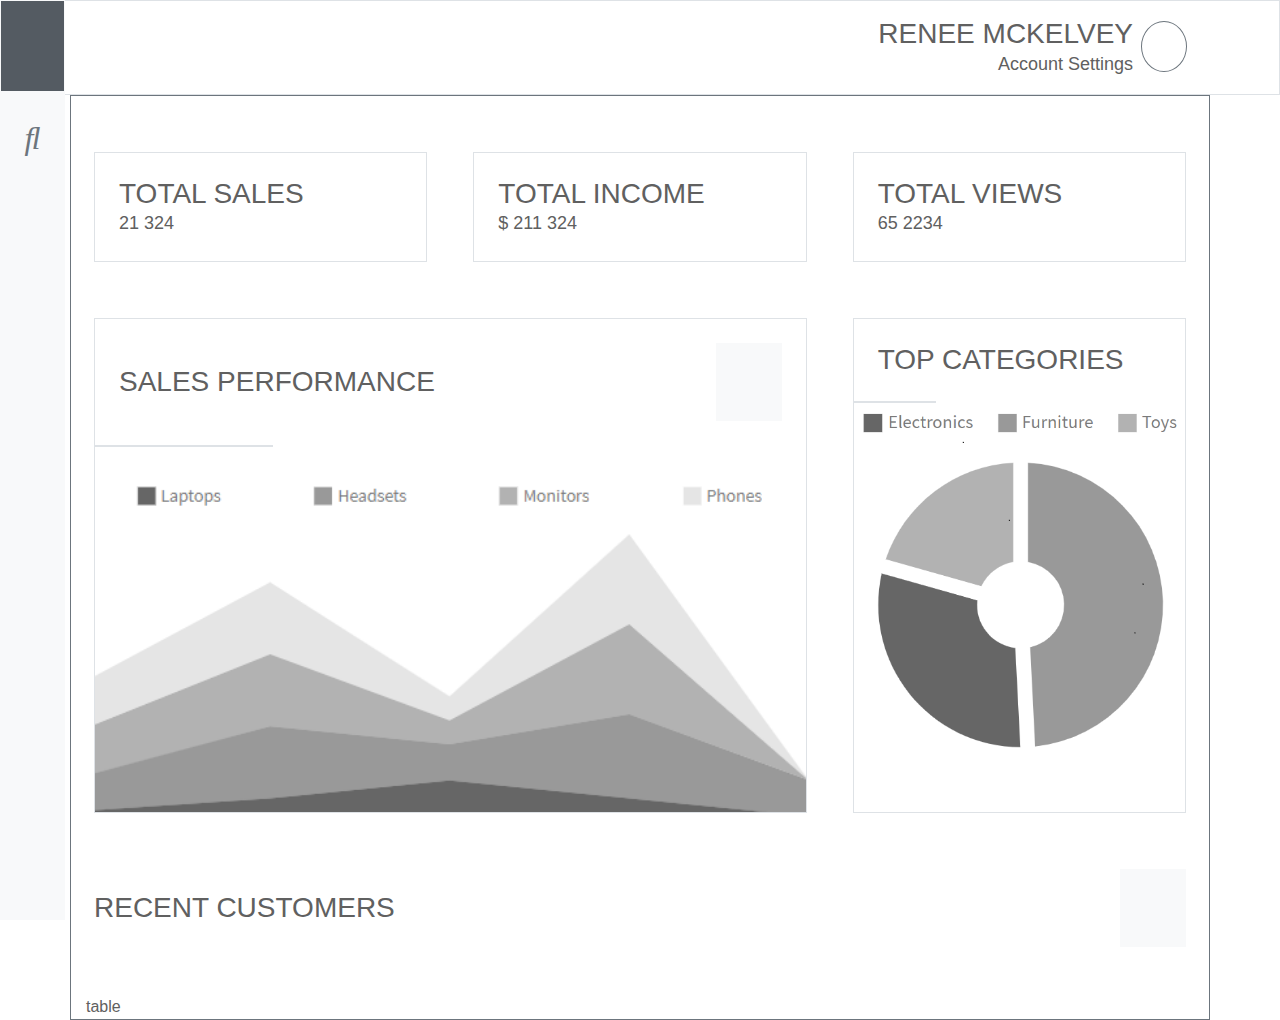
<file: index.html>
<head>
    <link rel="stylesheet" href="https://stackpath.bootstrapcdn.com/bootstrap/4.3.1/css/bootstrap.min.css"
        integrity="sha384-ggOyR0iXCbMQv3Xipma34MD+dH/1fQ784/j6cY/iJTQUOhcWr7x9JvoRxT2MZw1T" crossorigin="anonymous">
    <script src="https://code.jquery.com/jquery-3.2.1.slim.min.js"
        integrity="sha384-KJ3o2DKtIkvYIK3UENzmM7KCkRr/rE9/Qpg6aAZGJwFDMVNA/GpGFF93hXpG5KkN"
        crossorigin="anonymous"></script>
    <script src="https://cdnjs.cloudflare.com/ajax/libs/popper.js/1.12.9/umd/popper.min.js"
        integrity="sha384-ApNbgh9B+Y1QKtv3Rn7W3mgPxhU9K/ScQsAP7hUibX39j7fakFPskvXusvfa0b4Q"
        crossorigin="anonymous"></script>
    <script src="https://maxcdn.bootstrapcdn.com/bootstrap/4.0.0/js/bootstrap.min.js"
        integrity="sha384-JZR6Spejh4U02d8jOt6vLEHfe/JQGiRRSQQxSfFWpi1MquVdAyjUar5+76PVCmYl"
        crossorigin="anonymous"></script>

    <link rel="stylesheet" href="https://use.fontawesome.com/releases/v5.7.0/css/all.css"
        integrity="sha384-lZN37f5QGtY3VHgisS14W3ExzMWZxybE1SJSEsQp9S+oqd12jhcu+A56Ebc1zFSJ" crossorigin="anonymous">
    <link href="https://cdnjs.cloudflare.com/ajax/libs/font-awesome/4.7.0/css/font-awesome.min.css" rel="stylesheet" />

    <script src="https://ajax.googleapis.com/ajax/libs/jquery/3.5.1/jquery.min.js"></script>
    <link rel="stylesheet" href="styles/style.css">
    <script src="js/sidebar.js"></script>
	<meta name="viewport" content="width=device-width, initial-scale=1.0">

  <script src="https://ajax.googleapis.com/ajax/libs/jquery/3.5.1/jquery.min.js"></script>
  <script src="https://maxcdn.bootstrapcdn.com/bootstrap/3.4.1/js/bootstrap.min.js"></script>

</head>

<body>
    <div class="d-flex flex-row">
        <div class="position-relative bg-light d-none d-lg-block"id="navDiv" >
		 <div class="d-flex flex-column sidebar position-absolute h-100 ">
                <div class="d-flex flex-row ">
                    <div id="menuIcon">
                        <button class=" bg-secondary border border-light h-100 w-100 " type="button" id="toggle-button">
                            <i class="fas fa-bars fa-2x text-white "></i>
                        </button>
                    </div>
                    <div class="nav_name d-none bg-secondary">
                        <div id="natureIcon" class="pl-5 d-flex">
                            <i class="fas fa-mountain fa-2x text-white my-auto"></i>
                        </div>
                    </div>
                    <div class="headerNutureIcon">
                        <div id="natureIcon" class="ml-5 mr-5 d-flex w-100">
                            <i class="fas fa-mountain fa-2x text-secondary my-auto"></i>
                        </div>
                    </div>

                </div>

                <div class="d-flex flex-row ">
                    <div id="iconDiv" class="searchIcon">
                        <button class=" bg-light border border-light h-100 w-100 " type="button" id="toggle-button">
                            <i class="fas fa-search fa-2x text-secondary "></i>
                        </button>
                    </div>
                </div>

                <div class="d-none" id="searchInput">
                    <div class="searchInput bg-light d-flex">
                        <div class="form-group align-self-center  w-100 pr-3 pl-3  my-auto">
                            <input class="form-control form-control-lg" type="text"
                                placeholder="&#xF002;&nbsp; Search..." aria-label="Search" id="placeholderIcon">
                        </div>
                    </div>
                </div>


                <div class="d-flex flex-row ">
                    <div id="iconDiv">
                        <button class=" bg-light border border-light h-100 w-100 " type="button" id="toggle-button">
                            <i class="fas fa-home fa-2x text-secondary "></i>
                        </button>
                    </div>
                    <div class="nav_name d-none bg-light">
                        <div class="d-flex h-100">
                            <div class="my-auto">
                                <a href="index.html" class="my-auto text-secondary ">
                                    <h2 class="pl-4 m-0 text-uppercase">Dashboard</h2>
                                </a>
                            </div>
                        </div>
                    </div>
                </div>
                <div class="d-flex flex-row ">
                    <div id="iconDiv">
                        <button class=" bg-light border border-light h-100 w-100" type="button" id="toggle-button">
                            <i class="fas fa-file fa-2x text-secondary "></i>
                        </button>
                    </div>
                    <div class="nav_name d-none bg-light">
                        <div class="d-flex h-100">
                            <div class="my-auto">
                                <a href="index.html" class="my-auto text-secondary ">
                                    <h2 class="pl-4 m-0 text-uppercase">Resport</h2>
                                </a>
                            </div>
                        </div>
                    </div>
                </div>
                <div class="d-flex flex-row ">
                    <div id="iconDiv">
                        <button class=" bg-light border border-light h-100 w-100" type="button" id="toggle-button">
                            <i class="fas fa-chart-bar fa-2x text-secondary "></i>
                        </button>
                    </div>
                    <div class="nav_name d-none bg-light">
                        <div class="d-flex h-100">
                            <div class="my-auto">
                                <a href="index.html" class="my-auto text-secondary ">
                                    <h2 class="pl-4 m-0 text-uppercase">Analytics</h2>
                                </a>
                            </div>
                        </div>
                    </div>
                </div>
                <div class="d-flex flex-row ">
                    <div id="iconDiv">
                        <button class=" bg-light border border-light h-100 w-100" type="button" id="toggle-button">
                            <i class="fas fa-inbox fa-2x text-secondary "></i>
                        </button>
                    </div>
                    <div class="nav_name d-none bg-light">
                        <div class="d-flex h-100">
                            <div class="my-auto">
                                <a href="index.html" class="my-auto text-secondary ">
                                    <h2 class="pl-4 m-0 text-uppercase">Inbox</h2>
                                </a>
                            </div>
                        </div>
                    </div>
                </div>
                <div class="d-flex flex-row ">
                    <div id="iconDiv">
                        <button class=" bg-light border border-light h-100 w-100" type="button" id="toggle-button">
                            <i class="fas fa-file-image fa-2x text-secondary "></i>
                        </button>
                    </div>
                    <div class="nav_name d-none bg-light">
                        <div class="d-flex h-100">
                            <div class="my-auto">
                                <a href="index.html" class="my-auto text-secondary ">
                                    <h2 class="pl-4 m-0  text-uppercase">Media</h2>
                                </a>
                            </div>
                        </div>
                    </div>
                </div>
                <div class="d-flex flex-row ">
                    <div id="iconDiv">
                        <button class=" bg-light border border-light h-100 w-100" type="button" id="toggle-button">
                            <i class="fas fa-calendar-minus fa-2x text-secondary "></i>
                        </button>
                    </div>
                    <div class="nav_name d-none bg-light">
                        <div class="d-flex h-100">
                            <div class="my-auto">
                                <a href="index.html" class="my-auto text-secondary ">
                                    <h2 class="pl-4 m-0  text-uppercase">Calendar</h2>
                                </a>
                            </div>
                        </div>
                    </div>
                </div>
                <div class="d-flex flex-row ">
                    <div id="iconDiv">
                        <button class=" bg-light border border-light h-100 w-100" type="button" id="toggle-button">
                            <i class="fas fa-users fa-2x text-secondary "></i>
                        </button>
                    </div>
                    <div class="nav_name d-none bg-light">
                        <div class="d-flex h-100">
                            <div class="my-auto">
                                <a href="index.html" class="my-auto text-secondary ">
                                    <h2 class="pl-4 m-0 text-uppercase">Users</h2>
                                </a>
                            </div>
                        </div>
                    </div>
                </div>
                <div class="d-flex flex-row ">
                    <div id="iconDiv">
                        <button class=" bg-light border border-light h-100 w-100" type="button" id="toggle-button">
                            <i class="fas fa-cog fa-2x text-secondary "></i>
                        </button>
                    </div>
                    <div class="nav_name d-none bg-light">
                        <div class="d-flex h-100">
                            <div class="my-auto">
                                <a href="index.html" class="my-auto text-secondary ">
                                    <h2 class="pl-4 m-0  text-uppercase">Settings</h2>
                                </a>
                            </div>
                        </div>
                    </div>
                </div>
            </div>
        </div>
        <div class="flex-grow-1 ">
		      <header class=" border d-flex">
                <div class="container">
                    <div class="row ">
                        <div class="col-12 col-md-6 col-lg-4 offset-md-6 offset-lg-8 ">
                            <div class=" mr-2 ml-2 pt-3 pb-3 d-flex flex-row-reverse align-items-center">
                                <div class=" mr-0 pl-2">
                                    <span class="glyphicon glyphicon-envelope">
                                        <i class="fas fa-user fa-1x text-secondary border border-secondary p-3 rounded-circle"></i>
                                    </span>
                                </div>
								  <div>
                                    <h3 class="mb-0 text-right text-uppercase">Renee Mckelvey</h3>
                                    <p class="p-0 m-0 font-weight-light float-right">Account Settings</p>
                                </div>
								<div class=" mr-auto d-lg-none position-relative" >
										<nav class="navbar navbar-expand-lg navbar-light bg-light position-absolute p-0" style="z-index:1">
										<button class="navbar-toggler" type="button" data-toggle="collapse" data-target="#navbarNavDropdown" aria-controls="navbarNavDropdown" aria-expanded="false" aria-label="Toggle navigation">
													<span class="navbar-toggler-icon"></span>
										</button>
									  <div class="collapse navbar-collapse" id="navbarNavDropdown">
										<ul class="navbar-nav">
										  <li class="nav-item active">
											<a class="nav-link text-uppercase" href="#">Dashboard <span class="sr-only">(current)</span></a>
										  </li>
										  <li class="nav-item">
											<a class="nav-link text-uppercase" href="visitors.html">Reports</a>
										  </li>
										  <li class="nav-item">
											<a class="nav-link text-uppercase" href="#">Analytics</a>
										  </li>
										    <li class="nav-item">
											<a class="nav-link text-uppercase" href="#">Inbox</a>
										  </li>
										    <li class="nav-item">
											<a class="nav-link text-uppercase" href="#">Media</a>
										  </li>
										  </li>
										    <li class="nav-item">
											<a class="nav-link text-uppercase" href="#">Calendar</a>
										  </li>
										  </li>
										    <li class="nav-item">
											<a class="nav-link text-uppercase" href="newUser.html">Users</a>
										  </li>
										  </li>
										    <li class="nav-item">
											<a class="nav-link text-uppercase" href="#">Settings</a>
										  </li>
										  
										</ul>
									  </div>
									</nav>
                                </div>
                            </div>
                        </div>
                    </div>
                </div>
            </header>
            <div class="container border border-secondary">
		 <div class="row mt-lg-5">
                    <div class="col-12 col-lg-4 mt-2 ">
                        <div class=" mr-2 ml-2 border  d-flex align-items-center">
                            <div class="p-4 ">
                                <h3 class="mb-0 text-uppercase">Total Sales</h3>
                                <p class="p-0 m-0 font-weight-light">21 324</p>
                            </div>
                            <div class=" ml-auto p-4">
                                <span class="glyphicon glyphicon-envelope">
                                    <i class="fas fa-store fa-2x text-secondary"></i>
                                </span>
                            </div>
                        </div>
                    </div>
                    <div class="col-12 col-lg-4 mt-2">
                        <div class=" mr-2 ml-2 border d-flex align-items-center">
                            <div class="pl-4 mt-4 mb-4 ">
                                <h3 class="mb-0 text-uppercase">Total Income</h3>
                                <p class="p-0 m-0 font-weight-light">$ 211 324</p>
                            </div>
                            <div class=" ml-auto p-4">
                                <span class="glyphicon glyphicon-envelope">
                                    <i class="fas fa-tags fa-2x text-secondary"></i>
                                </span>
                            </div>
                        </div>
                    </div>
                    <div class="col-12 col-lg-4 mt-2">
                        <div class=" mr-2 ml-2 border   d-flex align-items-center">
                            <div class="p-4 ">
                                <h3 class="mb-0 text-uppercase">Total Views</h3>
                                <p class="p-0 m-0 font-weight-light">65 2234</p>
                            </div>
                            <div class=" ml-auto p-4">
                                <span class="glyphicon glyphicon-envelope">
                                    <i class="fas fa-tv fa-2x text-secondary"></i>
                                </span>
                            </div>
                        </div>
                    </div>
                </div>
			<div class="row mt-lg-5 ">
                    <div class="col-12 col-lg-8 mt-2">
                        <div class=" mr-2 ml-2 border  d-flex flex-column ">
                            <div class="d-flex align-items-center ">
                                <div class="p-4 ">
                                    <h3 class="mb-0 text-uppercase">Sales Performance</h3>
                                </div>
                                <div class="p-4 ml-auto">
                                    <div class="bg-light float-right p-2">
                                        <button class="btn bg-light text-secondary"><i
                                                class="fas fa-cog fa-2x"></i></button>
                                    </div>
                                </div>
                            </div>
                            <div class="border w-25"> </div>
                            <divc class="">
                                <img src="images/image2.png" class="img-fluid w-100" alt="Image">
                            </divc>
                        </div>
                    </div>
                    <div class="col-12 col-lg-4 mt-2">
                        <div class=" mr-2 ml-2 border  h-100 bg-white">
                            <div class="d-flex align-items-center ">
                                <div class="p-4 ">
                                    <h3 class="mb-0 text-uppercase">Top Categories</h3>
                                </div>
                            </div>
                            <div class="border w-25"> </div>
                            <divc class="">
                                <img src="images/image1.png" class="img-fluid w-100" alt="Image">
                            </divc>
                        </div>
                    </div>
                </div>
				<div class="row mt-lg-5 mt-2">
                    <div class="col-12  mt-2">
                        <div class=" mr-2 ml-2 d-flex align-items-center">
                            <div class="">
                                <h3 class="mb-0 ml-0 text-uppercase">Recent Customers</h3>
                            </div>
                            <div class="ml-auto">
                                <div class="bg-light float-right p-2">
                                    <button class="btn bg-light text-secondary"><i
                                            class="fas fa-cog fa-2x"></i></button>
                                </div>
                            </div>
                        </div>
                    </div>
                </div>
				<div class="row mt-lg-5">
					<div class="col-12">
					table
					</div>
				</div>
           </div>
        </div>
    </div>

</body>
</file>
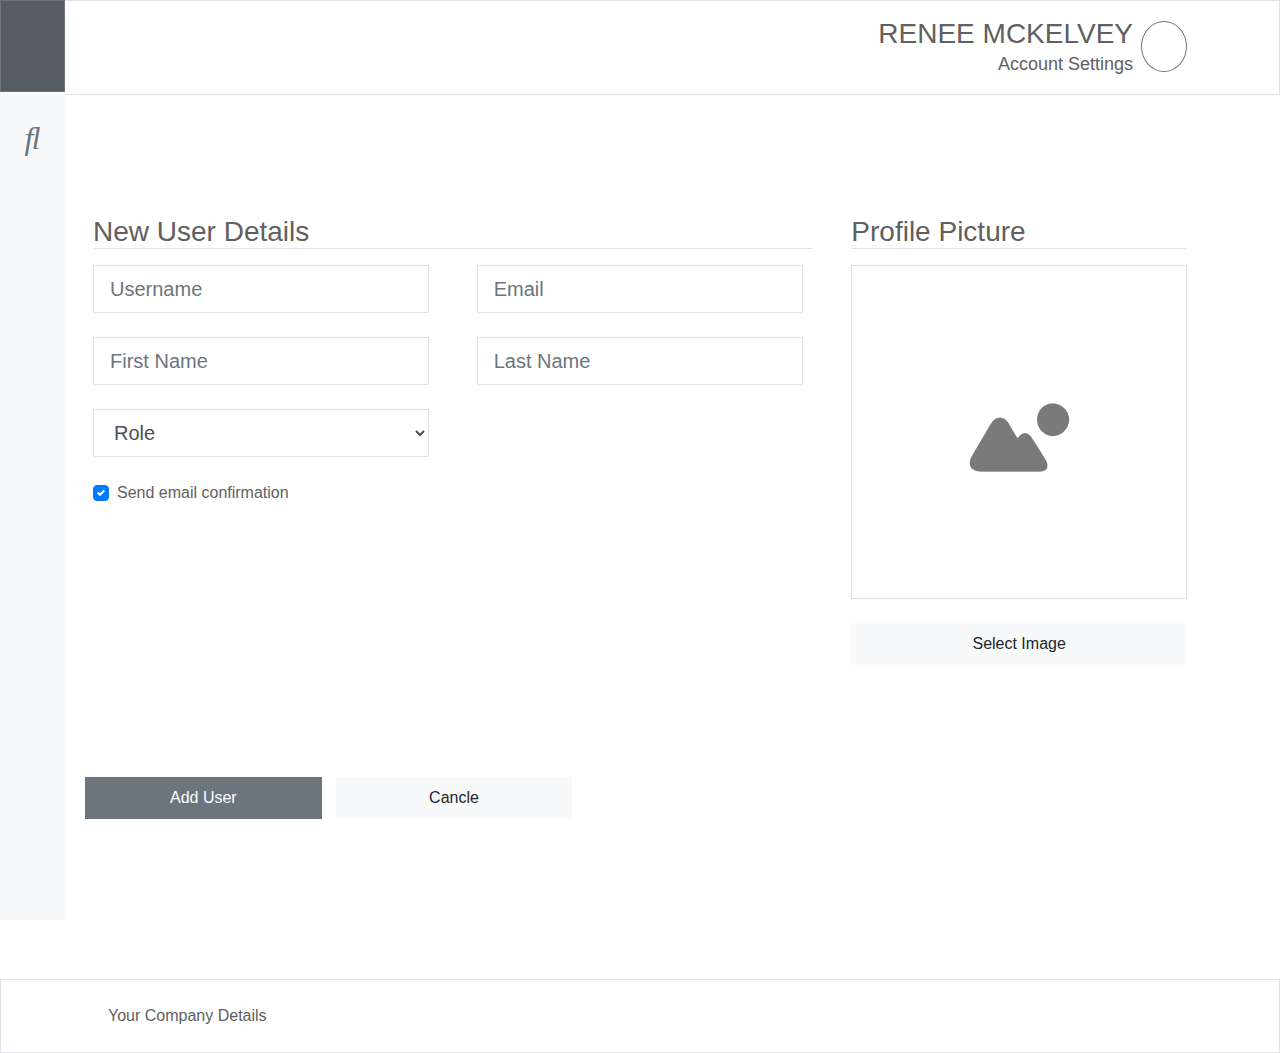
<file: newUser.html>
<!DOCTYPE html>
<html>

<head>
    <link rel="stylesheet" href="https://stackpath.bootstrapcdn.com/bootstrap/4.3.1/css/bootstrap.min.css"
        integrity="sha384-ggOyR0iXCbMQv3Xipma34MD+dH/1fQ784/j6cY/iJTQUOhcWr7x9JvoRxT2MZw1T" crossorigin="anonymous">
    <script src="https://code.jquery.com/jquery-3.2.1.slim.min.js"
        integrity="sha384-KJ3o2DKtIkvYIK3UENzmM7KCkRr/rE9/Qpg6aAZGJwFDMVNA/GpGFF93hXpG5KkN"
        crossorigin="anonymous"></script>
    <script src="https://cdnjs.cloudflare.com/ajax/libs/popper.js/1.12.9/umd/popper.min.js"
        integrity="sha384-ApNbgh9B+Y1QKtv3Rn7W3mgPxhU9K/ScQsAP7hUibX39j7fakFPskvXusvfa0b4Q"
        crossorigin="anonymous"></script>
    <script src="https://maxcdn.bootstrapcdn.com/bootstrap/4.0.0/js/bootstrap.min.js"
        integrity="sha384-JZR6Spejh4U02d8jOt6vLEHfe/JQGiRRSQQxSfFWpi1MquVdAyjUar5+76PVCmYl"
        crossorigin="anonymous"></script>

    <link rel="stylesheet" href="https://use.fontawesome.com/releases/v5.7.0/css/all.css"
        integrity="sha384-lZN37f5QGtY3VHgisS14W3ExzMWZxybE1SJSEsQp9S+oqd12jhcu+A56Ebc1zFSJ" crossorigin="anonymous">
    <link href="https://cdnjs.cloudflare.com/ajax/libs/font-awesome/4.7.0/css/font-awesome.min.css" rel="stylesheet" />

    <script src="https://ajax.googleapis.com/ajax/libs/jquery/3.5.1/jquery.min.js"></script>
    <link rel="stylesheet" href="styles/style.css">
    <script src="js/sidebar.js"></script>
    <meta name="viewport" content="width=device-width, initial-scale=1.0">
    <script src="https://ajax.googleapis.com/ajax/libs/jquery/3.5.1/jquery.min.js"></script>
    <script src="https://maxcdn.bootstrapcdn.com/bootstrap/3.4.1/js/bootstrap.min.js"></script>
</head>

<body>
    <div class="d-flex flex-row">
        <div class="position-relative bg-light" id="navDiv">
            <div class="d-flex flex-column sidebar position-absolute h-100 ">
                <div class="d-flex flex-row ">
                    <div id="menuIcon">
                        <button class=" bg-secondary border border-secondary h-100 w-100 " type="button"
                            id="toggle-button">
                            <i class="fas fa-bars fa-2x text-white "></i>
                        </button>
                    </div>
                    <div class="nav_name d-none bg-secondary" id="natureIconDiv">
                        <div id="natureIcon" class="pl-5 d-flex">
                            <i class="fas fa-image fa-2x text-white my-auto"></i>
                        </div>
                    </div>
                    <div class="headerNutureIcon">
                        <div id="natureIcon" class="ml-5 mr-5  d-none d-lg-flex w-100">
                            <i class="fas fa-image fa-2x  my-auto"></i>
                        </div>
                    </div>
                </div>
                <div class="links d-none d-lg-block">
                    <div class="d-flex flex-row ">
                        <div id="iconDiv" class="searchIcon">
                            <button class=" bg-light border border-light h-100 w-100 " type="button" id="toggle-button">
                                <i class="fas fa-search fa-2x text-secondary "></i>
                            </button>
                        </div>
                    </div>
                    <div class="d-none pt-2 pt-lg-0" id="searchInput">
                        <div class="searchInput bg-light d-flex">
                            <div class="form-group align-self-center  w-100 pr-3 pl-3  my-auto">
                                <input class="form-control form-control-lg" type="text"
                                    placeholder="&#xF002;&nbsp; Search..." aria-label="Search" id="placeholderIcon">
                            </div>
                        </div>
                    </div>
                    <div class="d-flex flex-row ">
                        <div id="iconDiv">
                            <button class=" bg-light border border-light h-100 w-100 " type="button" id="toggle-button">
                                <i class="fas fa-home fa-2x text-secondary "></i>
                            </button>
                        </div>
                        <div class="nav_name d-none bg-light">
                            <div class="d-flex h-100">
                                <div class="my-auto">
                                    <a href="index.html" class="my-auto text-secondary ">
                                        <h4 class="pl-4 m-0 text-uppercase">Dashboard</h4>
                                    </a>
                                </div>
                            </div>
                        </div>
                    </div>
                    <div class="d-flex flex-row ">
                        <div id="iconDiv">
                            <button class=" bg-light border border-light h-100 w-100" type="button" id="toggle-button">
                                <i class="fas fa-file fa-2x text-secondary "></i>
                            </button>
                        </div>
                        <div class="nav_name d-none bg-light">
                            <div class="d-flex h-100">
                                <div class="my-auto">
                                    <a href="visitors.html" class="my-auto text-secondary ">
                                        <h4 class="pl-4 m-0 text-uppercase">Resport</h4>
                                    </a>
                                </div>
                            </div>
                        </div>
                    </div>
                    <div class="d-flex flex-row ">
                        <div id="iconDiv">
                            <button class=" bg-light border border-light h-100 w-100" type="button" id="toggle-button">
                                <i class="fas fa-chart-bar fa-2x text-secondary "></i>
                            </button>
                        </div>
                        <div class="nav_name d-none bg-light">
                            <div class="d-flex h-100">
                                <div class="my-auto">
                                    <a href="#" class="my-auto text-secondary ">
                                        <h4 class="pl-4 m-0 text-uppercase">Analytics</h4>
                                    </a>
                                </div>
                            </div>
                        </div>
                    </div>
                    <div class="d-flex flex-row ">
                        <div id="iconDiv">
                            <button class=" bg-light border border-light h-100 w-100" type="button" id="toggle-button">
                                <i class="fas fa-inbox fa-2x text-secondary "></i>
                            </button>
                        </div>
                        <div class="nav_name d-none bg-light">
                            <div class="d-flex h-100">
                                <div class="my-auto">
                                    <a href="#" class="my-auto text-secondary ">
                                        <h4 class="pl-4 m-0 text-uppercase">Inbox</h4>
                                    </a>
                                </div>
                            </div>
                        </div>
                    </div>
                    <div class="d-flex flex-row ">
                        <div id="iconDiv">
                            <button class=" bg-light border border-light h-100 w-100" type="button" id="toggle-button">
                                <i class="fas fa-file-image fa-2x text-secondary "></i>
                            </button>
                        </div>
                        <div class="nav_name d-none bg-light">
                            <div class="d-flex h-100">
                                <div class="my-auto">
                                    <a href="#" class="my-auto text-secondary ">
                                        <h4 class="pl-4 m-0  text-uppercase">Media</h4>
                                    </a>
                                </div>
                            </div>
                        </div>
                    </div>
                    <div class="d-flex flex-row ">
                        <div id="iconDiv">
                            <button class=" bg-light border border-light h-100 w-100" type="button" id="toggle-button">
                                <i class="fas fa-calendar-minus fa-2x text-secondary "></i>
                            </button>
                        </div>
                        <div class="nav_name d-none bg-light">
                            <div class="d-flex h-100">
                                <div class="my-auto">
                                    <a href="#" class="my-auto text-secondary ">
                                        <h4 class="pl-4 m-0  text-uppercase">Calendar</h4>
                                    </a>
                                </div>
                            </div>
                        </div>
                    </div>
                    <div class="d-flex flex-row ">
                        <div id="iconDiv">
                            <button class=" bg-light border border-light h-100 w-100" type="button" id="toggle-button">
                                <i class="fas fa-users fa-2x text-secondary "></i>
                            </button>
                        </div>
                        <div class="nav_name d-none bg-light">
                            <div class="d-flex h-100">
                                <div class="my-auto">
                                    <a href="newUser.html" class="my-auto text-secondary ">
                                        <h4 class="pl-4 m-0 text-uppercase">Users</h4>
                                    </a>
                                </div>
                            </div>
                        </div>
                    </div>
                    <div class="d-flex flex-row ">
                        <div id="iconDiv">
                            <button class=" bg-light border border-light h-100 w-100" type="button" id="toggle-button">
                                <i class="fas fa-cog fa-2x text-secondary "></i>
                            </button>
                        </div>
                        <div class="nav_name d-none bg-light">
                            <div class="d-flex h-100">
                                <div class="my-auto">
                                    <a href="#" class="my-auto text-secondary ">
                                        <h4 class="pl-4 m-0  text-uppercase">Settings</h4>
                                    </a>
                                </div>
                            </div>
                        </div>
                    </div>
                </div>
            </div>
        </div>
        <div class="flex-grow-1 ">
            <header class=" border d-flex">
                <div class="container">
                    <div class="row ">
                        <div class="col-12 col-lg-4 offset-lg-8 ">
                            <div class=" mr-2 ml-2 pt-3 pb-3 d-flex flex-row-reverse align-items-center">
                                <div class=" mr-0 pl-2">
                                    <span class="glyphicon glyphicon-envelope">
                                        <i
                                            class="fas fa-user fa-1x text-secondary border border-secondary p-3 rounded-circle"></i>
                                    </span>
                                </div>
                                <div>
                                    <h3 class="mb-0 text-right text-uppercase">Renee Mckelvey</h3>
                                    <p class="p-0 m-0 font-weight-light float-right">Account Settings</p>
                                </div>
                            </div>
                        </div>
                    </div>
                </div>
            </header>
            <div class="container   mt-lg-5 mb-lg-5 pt-lg-2 pb-lg-5">
                <div class="row  mt-lg-5 mr-2 ml-2 mt-2">
                    <div class="row pb-5">
                        <div class="col-12 col-lg-8">
                            <div class="row ">
                                <div class="col-12">
                                    <div class="border-bottom mt-3 mb-3">
                                        <h3 class="mb-0">New User Details</h3>
                                    </div>
                                </div>
                            </div>

                            <div class="row">
                                <div class="col-lg-6 col-12 pr-lg-4">
                                    <div class="form-group pb-2">
                                        <input type="text" class="form-control  form-control-lg rounded-0 border "
                                            id="inputEmail4" placeholder="Username">
                                    </div>
                                    <div class="form-group  pb-2">
                                        <input type="text" class="form-control  form-control-lg rounded-0 border "
                                            id="inputPassword4" placeholder="First Name">
                                    </div>
                                    <div class="form-group  pb-2">
                                        <select id="inputRole" class="form-control  form-control-lg rounded-0 border ">
                                            <option selected>Role</option>
                                            <option>...</option>
                                        </select>
                                    </div>
                                    <div class="custom-control custom-checkbox checkbox-xl pb-4">
                                        <input type="checkbox" class="custom-control-input" id="checkbox-3" checked="">
                                        <label class="custom-control-label" for="checkbox-3">Send email
                                            confirmation</label>
                                    </div>
                                </div>
                                <div class="col-lg-6 col-12 pl-lg-4 pr-lg-4">
                                    <div class="form-group pb-2 ">
                                        <input type="email" class="form-control  form-control-lg rounded-0 border "
                                            id="inputPassword4" placeholder="Email">
                                    </div>
                                    <div class="form-group  ">
                                        <input type="text" class="form-control  form-control-lg rounded-0 border "
                                            id="inputPassword4" placeholder="Last Name">
                                    </div>
                                </div>
                            </div>
                        </div>
                        <div class="col-12 col-lg-4 pl-lg-4">
                            <div class="row ">
                                <div class="col-12">
                                    <div class="border-bottom mt-3 mb-3">
                                        <h3 class="mb-0">Profile Picture</h3>
                                    </div>
                                </div>
                            </div>
                            <div class="row">
                                <div class="col-12">
                                    <img src="images/image3.png" class="img-fluid w-100 border " alt="Image">
                                    <div class="form-group col-md-12 p-0 mt-4">
                                        <button type="button" class="btn btn-light w-100 rounded-0 p-2">Select
                                            Image</button>
                                    </div>
                                </div>
                            </div>
                        </div>
                    </div>
                </div>
                <div class="row mt-lg-5 mt-2 mb-lg-5 mb-2">
                    <div class="col-12 col-lg-8">
                        <div class="form-row">
                            <div class="form-group col-12 col-lg-4  ">
                                <button type="submit" class="btn btn-secondary w-100 rounded-0 p-2">Add User</button>
                            </div>
                            <div class="form-group col-12 col-lg-4 ml-1">
                                <button type="button" class="btn btn-light w-100 rounded-0 p-2">Cancle</button>
                            </div>
                        </div>
                    </div>
                </div>
            </div>
        </div>
    </div>
    <div class="footer border p-4  mb-0 pb-0 w-100">
        <div class="container-fluid">
            <div class="d-flex flex-row">
                <div class="pl-lg-5 pl-0 my-auto">
                    <span class="glyphicon glyphicon-envelope">
                        <i class="fas fa-copyright fa-1x text-secondary"></i>
                    </span>
                </div>
                <div class="align-self-center pl-2">
                    Your Company Details
                </div>
            </div>
        </div>
    </div>
</body>

</html>
</file>
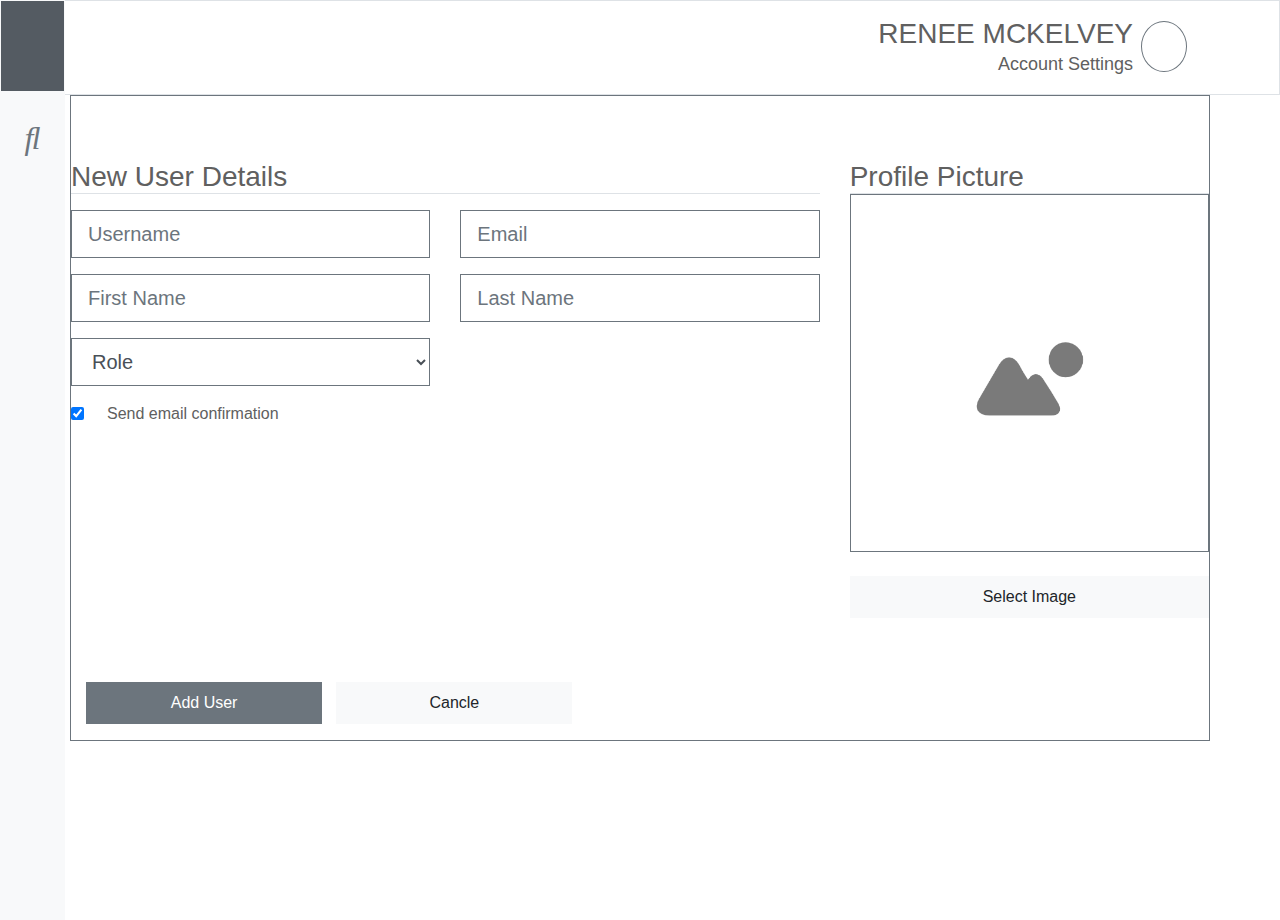
<file: newUser.html.html>
<head>
    <link rel="stylesheet" href="https://stackpath.bootstrapcdn.com/bootstrap/4.3.1/css/bootstrap.min.css"
        integrity="sha384-ggOyR0iXCbMQv3Xipma34MD+dH/1fQ784/j6cY/iJTQUOhcWr7x9JvoRxT2MZw1T" crossorigin="anonymous">
    <script src="https://code.jquery.com/jquery-3.2.1.slim.min.js"
        integrity="sha384-KJ3o2DKtIkvYIK3UENzmM7KCkRr/rE9/Qpg6aAZGJwFDMVNA/GpGFF93hXpG5KkN"
        crossorigin="anonymous"></script>
    <script src="https://cdnjs.cloudflare.com/ajax/libs/popper.js/1.12.9/umd/popper.min.js"
        integrity="sha384-ApNbgh9B+Y1QKtv3Rn7W3mgPxhU9K/ScQsAP7hUibX39j7fakFPskvXusvfa0b4Q"
        crossorigin="anonymous"></script>
    <script src="https://maxcdn.bootstrapcdn.com/bootstrap/4.0.0/js/bootstrap.min.js"
        integrity="sha384-JZR6Spejh4U02d8jOt6vLEHfe/JQGiRRSQQxSfFWpi1MquVdAyjUar5+76PVCmYl"
        crossorigin="anonymous"></script>

    <link rel="stylesheet" href="https://use.fontawesome.com/releases/v5.7.0/css/all.css"
        integrity="sha384-lZN37f5QGtY3VHgisS14W3ExzMWZxybE1SJSEsQp9S+oqd12jhcu+A56Ebc1zFSJ" crossorigin="anonymous">
    <link href="https://cdnjs.cloudflare.com/ajax/libs/font-awesome/4.7.0/css/font-awesome.min.css" rel="stylesheet" />

    <script src="https://ajax.googleapis.com/ajax/libs/jquery/3.5.1/jquery.min.js"></script>
    <link rel="stylesheet" href="styles/style.css">
    <script src="js/sidebar.js"></script>
	<meta name="viewport" content="width=device-width, initial-scale=1.0">

  <script src="https://ajax.googleapis.com/ajax/libs/jquery/3.5.1/jquery.min.js"></script>
  <script src="https://maxcdn.bootstrapcdn.com/bootstrap/3.4.1/js/bootstrap.min.js"></script>

</head>

<body>
    <div class="d-flex flex-row">
        <div class="position-relative bg-light d-none d-lg-block"id="navDiv" >
		 <div class="d-flex flex-column sidebar position-absolute h-100 ">
                <div class="d-flex flex-row ">
                    <div id="menuIcon">
                        <button class=" bg-secondary border border-light h-100 w-100 " type="button" id="toggle-button">
                            <i class="fas fa-bars fa-2x text-white "></i>
                        </button>
                    </div>
                    <div class="nav_name d-none bg-secondary">
                        <div id="natureIcon" class="pl-5 d-flex">
                            <i class="fas fa-mountain fa-2x text-white my-auto"></i>
                        </div>
                    </div>
                    <div class="headerNutureIcon">
                        <div id="natureIcon" class="ml-5 mr-5 d-flex w-100">
                            <i class="fas fa-mountain fa-2x text-secondary my-auto"></i>
                        </div>
                    </div>

                </div>

                <div class="d-flex flex-row ">
                    <div id="iconDiv" class="searchIcon">
                        <button class=" bg-light border border-light h-100 w-100 " type="button" id="toggle-button">
                            <i class="fas fa-search fa-2x text-secondary "></i>
                        </button>
                    </div>
                </div>

                <div class="d-none" id="searchInput">
                    <div class="searchInput bg-light d-flex">
                        <div class="form-group align-self-center  w-100 pr-3 pl-3  my-auto">
                            <input class="form-control form-control-lg" type="text"
                                placeholder="&#xF002;&nbsp; Search..." aria-label="Search" id="placeholderIcon">
                        </div>
                    </div>
                </div>


                <div class="d-flex flex-row ">
                    <div id="iconDiv">
                        <button class=" bg-light border border-light h-100 w-100 " type="button" id="toggle-button">
                            <i class="fas fa-home fa-2x text-secondary "></i>
                        </button>
                    </div>
                    <div class="nav_name d-none bg-light">
                        <div class="d-flex h-100">
                            <div class="my-auto">
                                <a href="index.html" class="my-auto text-secondary ">
                                    <h2 class="pl-4 m-0 text-uppercase">Dashboard</h2>
                                </a>
                            </div>
                        </div>
                    </div>
                </div>
                <div class="d-flex flex-row ">
                    <div id="iconDiv">
                        <button class=" bg-light border border-light h-100 w-100" type="button" id="toggle-button">
                            <i class="fas fa-file fa-2x text-secondary "></i>
                        </button>
                    </div>
                    <div class="nav_name d-none bg-light">
                        <div class="d-flex h-100">
                            <div class="my-auto">
                                <a href="index.html" class="my-auto text-secondary ">
                                    <h2 class="pl-4 m-0 text-uppercase">Resport</h2>
                                </a>
                            </div>
                        </div>
                    </div>
                </div>
                <div class="d-flex flex-row ">
                    <div id="iconDiv">
                        <button class=" bg-light border border-light h-100 w-100" type="button" id="toggle-button">
                            <i class="fas fa-chart-bar fa-2x text-secondary "></i>
                        </button>
                    </div>
                    <div class="nav_name d-none bg-light">
                        <div class="d-flex h-100">
                            <div class="my-auto">
                                <a href="index.html" class="my-auto text-secondary ">
                                    <h2 class="pl-4 m-0 text-uppercase">Analytics</h2>
                                </a>
                            </div>
                        </div>
                    </div>
                </div>
                <div class="d-flex flex-row ">
                    <div id="iconDiv">
                        <button class=" bg-light border border-light h-100 w-100" type="button" id="toggle-button">
                            <i class="fas fa-inbox fa-2x text-secondary "></i>
                        </button>
                    </div>
                    <div class="nav_name d-none bg-light">
                        <div class="d-flex h-100">
                            <div class="my-auto">
                                <a href="index.html" class="my-auto text-secondary ">
                                    <h2 class="pl-4 m-0 text-uppercase">Inbox</h2>
                                </a>
                            </div>
                        </div>
                    </div>
                </div>
                <div class="d-flex flex-row ">
                    <div id="iconDiv">
                        <button class=" bg-light border border-light h-100 w-100" type="button" id="toggle-button">
                            <i class="fas fa-file-image fa-2x text-secondary "></i>
                        </button>
                    </div>
                    <div class="nav_name d-none bg-light">
                        <div class="d-flex h-100">
                            <div class="my-auto">
                                <a href="index.html" class="my-auto text-secondary ">
                                    <h2 class="pl-4 m-0  text-uppercase">Media</h2>
                                </a>
                            </div>
                        </div>
                    </div>
                </div>
                <div class="d-flex flex-row ">
                    <div id="iconDiv">
                        <button class=" bg-light border border-light h-100 w-100" type="button" id="toggle-button">
                            <i class="fas fa-calendar-minus fa-2x text-secondary "></i>
                        </button>
                    </div>
                    <div class="nav_name d-none bg-light">
                        <div class="d-flex h-100">
                            <div class="my-auto">
                                <a href="index.html" class="my-auto text-secondary ">
                                    <h2 class="pl-4 m-0  text-uppercase">Calendar</h2>
                                </a>
                            </div>
                        </div>
                    </div>
                </div>
                <div class="d-flex flex-row ">
                    <div id="iconDiv">
                        <button class=" bg-light border border-light h-100 w-100" type="button" id="toggle-button">
                            <i class="fas fa-users fa-2x text-secondary "></i>
                        </button>
                    </div>
                    <div class="nav_name d-none bg-light">
                        <div class="d-flex h-100">
                            <div class="my-auto">
                                <a href="index.html" class="my-auto text-secondary ">
                                    <h2 class="pl-4 m-0 text-uppercase">Users</h2>
                                </a>
                            </div>
                        </div>
                    </div>
                </div>
                <div class="d-flex flex-row ">
                    <div id="iconDiv">
                        <button class=" bg-light border border-light h-100 w-100" type="button" id="toggle-button">
                            <i class="fas fa-cog fa-2x text-secondary "></i>
                        </button>
                    </div>
                    <div class="nav_name d-none bg-light">
                        <div class="d-flex h-100">
                            <div class="my-auto">
                                <a href="index.html" class="my-auto text-secondary ">
                                    <h2 class="pl-4 m-0  text-uppercase">Settings</h2>
                                </a>
                            </div>
                        </div>
                    </div>
                </div>
            </div>
        </div>
        <div class="flex-grow-1 ">
		      <header class=" border d-flex">
                <div class="container">
                    <div class="row ">
                        <div class="col-12 col-md-6 col-lg-4 offset-md-6 offset-lg-8 ">
                            <div class=" mr-2 ml-2 pt-3 pb-3 d-flex flex-row-reverse align-items-center">
                                <div class=" mr-0 pl-2">
                                    <span class="glyphicon glyphicon-envelope">
                                        <i class="fas fa-user fa-1x text-secondary border border-secondary p-3 rounded-circle"></i>
                                    </span>
                                </div>
								  <div>
                                    <h3 class="mb-0 text-right text-uppercase">Renee Mckelvey</h3>
                                    <p class="p-0 m-0 font-weight-light float-right">Account Settings</p>
                                </div>
								<div class=" mr-auto d-lg-none position-relative" >
										<nav class="navbar navbar-expand-lg navbar-light bg-light position-absolute p-0" style="z-index:1">
										<button class="navbar-toggler" type="button" data-toggle="collapse" data-target="#navbarNavDropdown" aria-controls="navbarNavDropdown" aria-expanded="false" aria-label="Toggle navigation">
													<span class="navbar-toggler-icon"></span>
										</button>
									  <div class="collapse navbar-collapse" id="navbarNavDropdown">
										<ul class="navbar-nav">
										  <li class="nav-item active">
											<a class="nav-link text-uppercase" href="#">Dashboard <span class="sr-only">(current)</span></a>
										  </li>
										  <li class="nav-item">
											<a class="nav-link text-uppercase" href="visitors.html">Reports</a>
										  </li>
										  <li class="nav-item">
											<a class="nav-link text-uppercase" href="#">Analytics</a>
										  </li>
										    <li class="nav-item">
											<a class="nav-link text-uppercase" href="#">Inbox</a>
										  </li>
										    <li class="nav-item">
											<a class="nav-link text-uppercase" href="#">Media</a>
										  </li>
										  </li>
										    <li class="nav-item">
											<a class="nav-link text-uppercase" href="#">Calendar</a>
										  </li>
										  </li>
										    <li class="nav-item">
											<a class="nav-link text-uppercase" href="newUser.html">Users</a>
										  </li>
										  </li>
										    <li class="nav-item">
											<a class="nav-link text-uppercase" href="#">Settings</a>
										  </li>
										  
										</ul>
									  </div>
									</nav>
                                </div>
                            </div>
                        </div>
                    </div>
                </div>
            </header>
            <div class="container border border-secondary">
		 <div class="row mt-lg-5">
                     <div class="row ">
                    <div class="col-12 col-lg-8">
                        <div class="row ">
                            <div class="col-12">
                                <div class="border-bottom mt-3 mb-3">
                                    <h3 class="mb-0">New User Details</h3>
                                </div>
                            </div>
                        </div>

                        <div class="row">
                            <div class="col-lg-6 col-12">

                                <div class="form-group ">
                                    <input type="text"
                                        class="form-control  form-control-lg rounded-0 border border-secondary"
                                        id="inputEmail4" placeholder="Username">
                                </div>
                                <div class="form-group ">
                                    <input type="text"
                                        class="form-control  form-control-lg rounded-0 border border-secondary "
                                        id="inputPassword4" placeholder="First Name">
                                </div>
                                <div class="form-group ">
                                    <select id="inputRole"
                                        class="form-control  form-control-lg rounded-0 border border-secondary">
                                        <option selected>Role</option>
                                        <option>...</option>
                                    </select>
                                </div>
                                <div class="form-group ">
                                    <div class="form-check  ">
                                        <input class="form-check-input  bg-secondary " type="checkbox" id="gridCheck"
                                            checked>
                                        <label class="form-check-label big-checkbox pl-3" for="gridCheck"
                                            id="labelCheck">
                                            Send email confirmation
                                        </label>
                                    </div>
                                </div>

                            </div>
                            <div class="col-lg-6 col-12">
                                <div class="form-group  ">
                                    <input type="email"
                                        class="form-control  form-control-lg rounded-0 border border-secondary "
                                        id="inputPassword4" placeholder="Email">
                                </div>
                                <div class="form-group  ">
                                    <input type="text"
                                        class="form-control  form-control-lg rounded-0 border border-secondary "
                                        id="inputPassword4" placeholder="Last Name">
                                </div>
                            </div>
                        </div>
                    </div>
                    <div class="col-12 col-lg-4">
                        <div class="border-bottom mt-3">
                            <h3 class="mb-0">Profile Picture</h3>
                        </div>
                        <div>
                            <img src="images/image3.png" class="img-fluid w-100 border border-secondary" alt="Image">
                            <div class="form-group col-md-12 p-0 mt-4">
                                <button type="button" class="btn btn-light w-100 rounded-0 p-2">Select Image</button>
                            </div>
                        </div>
                    </div>
                </div> 
                   
                </div>
				  <div class="row mt-5 ">
                    <div class="col-8">
                        <div class="form-row">
                            <div class="form-group col-4 ">
                                <button type="submit" class="btn btn-secondary w-100 rounded-0 p-2">Add User</button>
                            </div>
                            <div class="form-group col-4 ml-1">
                                <button type="button" class="btn btn-light w-100 rounded-0 p-2">Cancle</button>
                            </div>
                        </div>
                    </div>
                </div>
			
				
			
           </div>
        </div>
    </div>

</body>
</file>
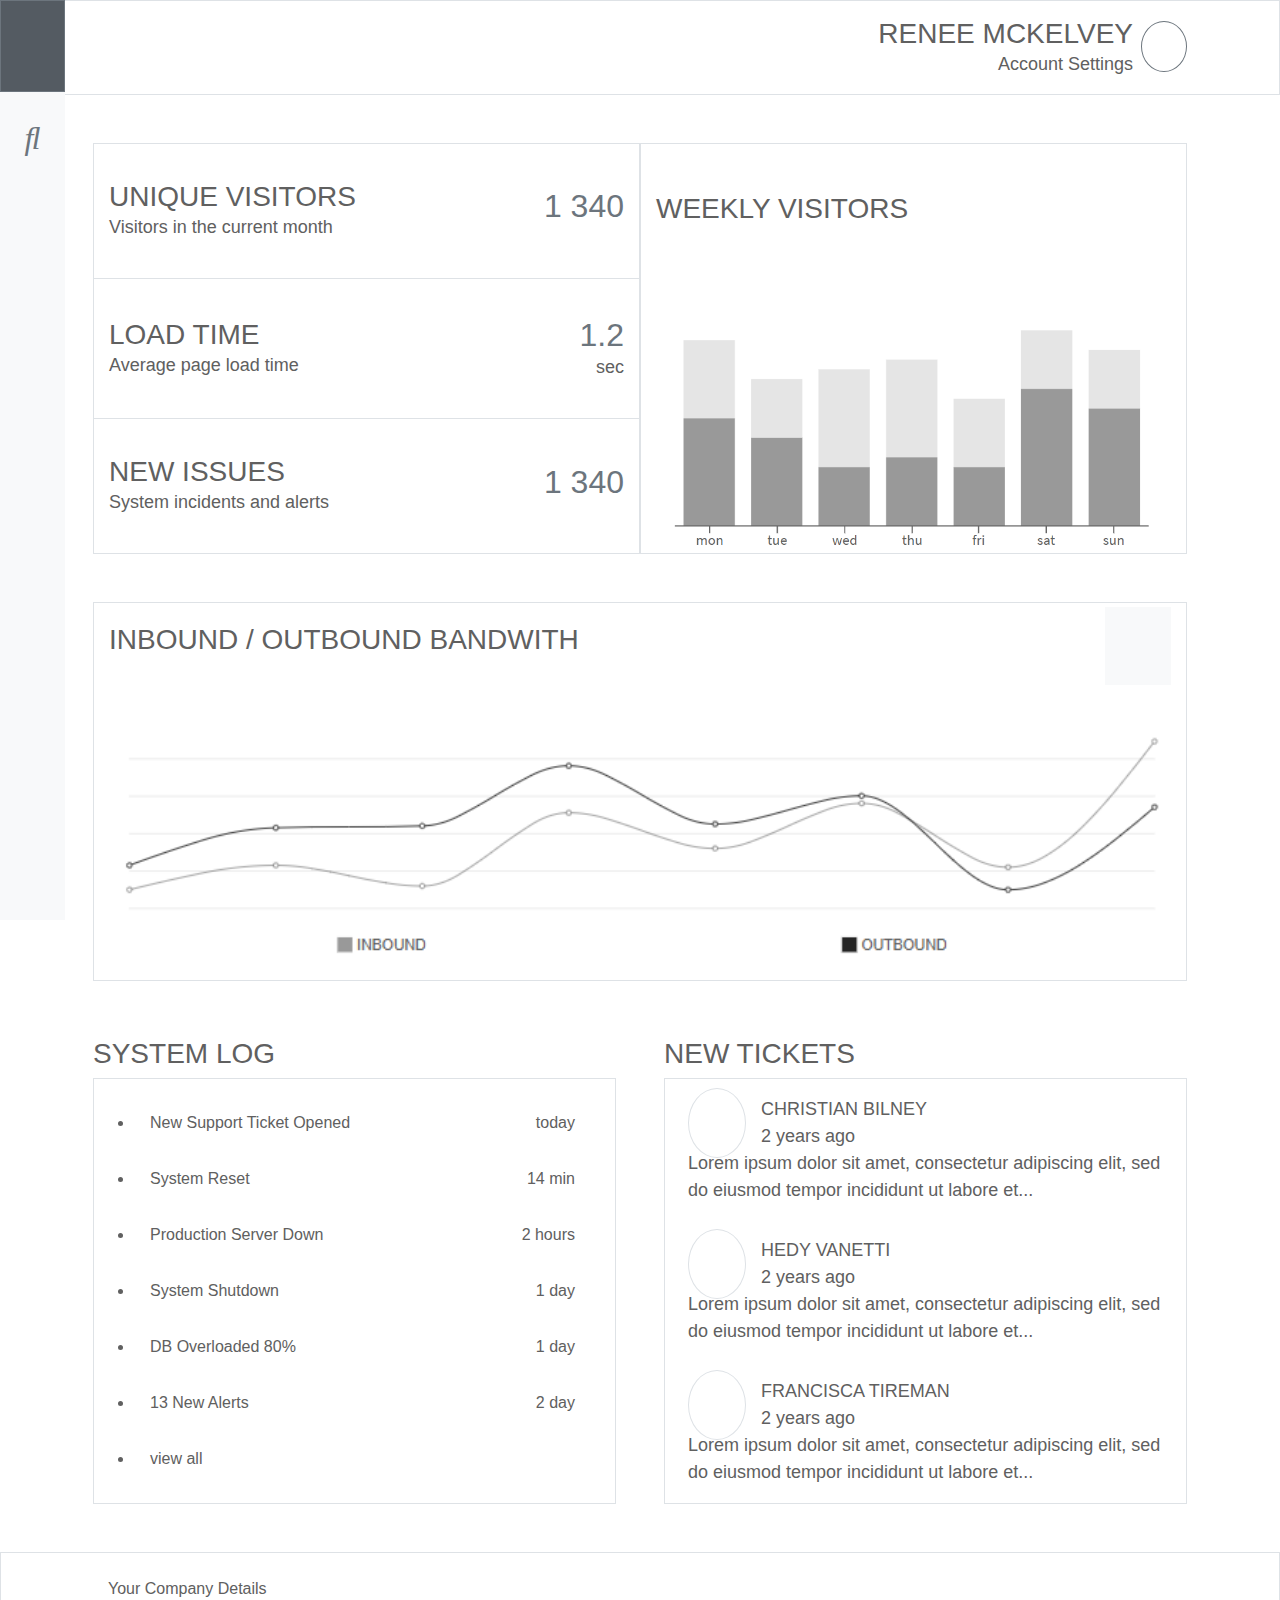
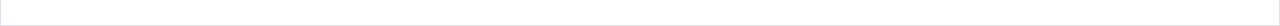
<file: visitors.html>
<!DOCTYPE html>
<html>

<head>
    <link rel="stylesheet" href="https://stackpath.bootstrapcdn.com/bootstrap/4.3.1/css/bootstrap.min.css"
        integrity="sha384-ggOyR0iXCbMQv3Xipma34MD+dH/1fQ784/j6cY/iJTQUOhcWr7x9JvoRxT2MZw1T" crossorigin="anonymous">
    <script src="https://code.jquery.com/jquery-3.2.1.slim.min.js"
        integrity="sha384-KJ3o2DKtIkvYIK3UENzmM7KCkRr/rE9/Qpg6aAZGJwFDMVNA/GpGFF93hXpG5KkN"
        crossorigin="anonymous"></script>
    <script src="https://cdnjs.cloudflare.com/ajax/libs/popper.js/1.12.9/umd/popper.min.js"
        integrity="sha384-ApNbgh9B+Y1QKtv3Rn7W3mgPxhU9K/ScQsAP7hUibX39j7fakFPskvXusvfa0b4Q"
        crossorigin="anonymous"></script>
    <script src="https://maxcdn.bootstrapcdn.com/bootstrap/4.0.0/js/bootstrap.min.js"
        integrity="sha384-JZR6Spejh4U02d8jOt6vLEHfe/JQGiRRSQQxSfFWpi1MquVdAyjUar5+76PVCmYl"
        crossorigin="anonymous"></script>

    <link rel="stylesheet" href="https://use.fontawesome.com/releases/v5.7.0/css/all.css"
        integrity="sha384-lZN37f5QGtY3VHgisS14W3ExzMWZxybE1SJSEsQp9S+oqd12jhcu+A56Ebc1zFSJ" crossorigin="anonymous">
    <link href="https://cdnjs.cloudflare.com/ajax/libs/font-awesome/4.7.0/css/font-awesome.min.css" rel="stylesheet" />

    <script src="https://ajax.googleapis.com/ajax/libs/jquery/3.5.1/jquery.min.js"></script>
    <link rel="stylesheet" href="styles/style.css">
    <script src="js/sidebar.js"></script>
    <meta name="viewport" content="width=device-width, initial-scale=1.0">

    <script src="https://ajax.googleapis.com/ajax/libs/jquery/3.5.1/jquery.min.js"></script>
    <script src="https://maxcdn.bootstrapcdn.com/bootstrap/3.4.1/js/bootstrap.min.js"></script>

</head>

<body>
    <div class="d-flex flex-row">
        <div class="position-relative bg-light" id="navDiv">
            <div class="d-flex flex-column sidebar position-absolute h-100 ">
                <div class="d-flex flex-row ">
                    <div id="menuIcon">
                        <button class=" bg-secondary border border-secondary h-100 w-100 " type="button"
                            id="toggle-button">
                            <i class="fas fa-bars fa-2x text-white "></i>
                        </button>
                    </div>
                    <div class="nav_name d-none bg-secondary" id="natureIconDiv">
                        <div id="natureIcon" class="pl-5 d-flex">
                            <i class="fas fa-image fa-2x text-white my-auto"></i>
                        </div>
                    </div>
                    <div class="headerNutureIcon">
                        <div id="natureIcon" class="ml-5 mr-5  d-none d-lg-flex w-100">
                            <i class="fas fa-image fa-2x  my-auto"></i>
                        </div>
                    </div>
                </div>
                <div class="links d-none d-lg-block">
                    <div class="d-flex flex-row ">
                        <div id="iconDiv" class="searchIcon">
                            <button class=" bg-light border border-light h-100 w-100 " type="button" id="toggle-button">
                                <i class="fas fa-search fa-2x text-secondary "></i>
                            </button>
                        </div>
                    </div>

                    <div class="d-none pt-2 pt-lg-0" id="searchInput">
                        <div class="searchInput bg-light d-flex">
                            <div class="form-group align-self-center  w-100 pr-3 pl-3  my-auto">
                                <input class="form-control form-control-lg" type="text"
                                    placeholder="&#xF002;&nbsp; Search..." aria-label="Search" id="placeholderIcon">
                            </div>
                        </div>
                    </div>


                    <div class="d-flex flex-row ">
                        <div id="iconDiv">
                            <button class=" bg-light border border-light h-100 w-100 " type="button" id="toggle-button">
                                <i class="fas fa-home fa-2x text-secondary "></i>
                            </button>
                        </div>
                        <div class="nav_name d-none bg-light">
                            <div class="d-flex h-100">
                                <div class="my-auto">
                                    <a href="index.html" class="my-auto text-secondary ">
                                        <h4 class="pl-4 m-0 text-uppercase">Dashboard</h4>
                                    </a>
                                </div>
                            </div>
                        </div>
                    </div>
                    <div class="d-flex flex-row ">
                        <div id="iconDiv">
                            <button class=" bg-light border border-light h-100 w-100" type="button" id="toggle-button">
                                <i class="fas fa-file fa-2x text-secondary "></i>
                            </button>
                        </div>
                        <div class="nav_name d-none bg-light">
                            <div class="d-flex h-100">
                                <div class="my-auto">
                                    <a href="visitors.html" class="my-auto text-secondary ">
                                        <h4 class="pl-4 m-0 text-uppercase">Resport</h4>
                                    </a>
                                </div>
                            </div>
                        </div>
                    </div>
                    <div class="d-flex flex-row ">
                        <div id="iconDiv">
                            <button class=" bg-light border border-light h-100 w-100" type="button" id="toggle-button">
                                <i class="fas fa-chart-bar fa-2x text-secondary "></i>
                            </button>
                        </div>
                        <div class="nav_name d-none bg-light">
                            <div class="d-flex h-100">
                                <div class="my-auto">
                                    <a href="#" class="my-auto text-secondary ">
                                        <h4 class="pl-4 m-0 text-uppercase">Analytics</h4>
                                    </a>
                                </div>
                            </div>
                        </div>
                    </div>
                    <div class="d-flex flex-row ">
                        <div id="iconDiv">
                            <button class=" bg-light border border-light h-100 w-100" type="button" id="toggle-button">
                                <i class="fas fa-inbox fa-2x text-secondary "></i>
                            </button>
                        </div>
                        <div class="nav_name d-none bg-light">
                            <div class="d-flex h-100">
                                <div class="my-auto">
                                    <a href="#" class="my-auto text-secondary ">
                                        <h4 class="pl-4 m-0 text-uppercase">Inbox</h4>
                                    </a>
                                </div>
                            </div>
                        </div>
                    </div>
                    <div class="d-flex flex-row ">
                        <div id="iconDiv">
                            <button class=" bg-light border border-light h-100 w-100" type="button" id="toggle-button">
                                <i class="fas fa-file-image fa-2x text-secondary "></i>
                            </button>
                        </div>
                        <div class="nav_name d-none bg-light">
                            <div class="d-flex h-100">
                                <div class="my-auto">
                                    <a href="#" class="my-auto text-secondary ">
                                        <h4 class="pl-4 m-0  text-uppercase">Media</h4>
                                    </a>
                                </div>
                            </div>
                        </div>
                    </div>
                    <div class="d-flex flex-row ">
                        <div id="iconDiv">
                            <button class=" bg-light border border-light h-100 w-100" type="button" id="toggle-button">
                                <i class="fas fa-calendar-minus fa-2x text-secondary "></i>
                            </button>
                        </div>
                        <div class="nav_name d-none bg-light">
                            <div class="d-flex h-100">
                                <div class="my-auto">
                                    <a href="#" class="my-auto text-secondary ">
                                        <h4 class="pl-4 m-0  text-uppercase">Calendar</h4>
                                    </a>
                                </div>
                            </div>
                        </div>
                    </div>
                    <div class="d-flex flex-row ">
                        <div id="iconDiv">
                            <button class=" bg-light border border-light h-100 w-100" type="button" id="toggle-button">
                                <i class="fas fa-users fa-2x text-secondary "></i>
                            </button>
                        </div>
                        <div class="nav_name d-none bg-light">
                            <div class="d-flex h-100">
                                <div class="my-auto">
                                    <a href="newUser.html" class="my-auto text-secondary ">
                                        <h4 class="pl-4 m-0 text-uppercase">Users</h4>
                                    </a>
                                </div>
                            </div>
                        </div>
                    </div>
                    <div class="d-flex flex-row ">
                        <div id="iconDiv">
                            <button class=" bg-light border border-light h-100 w-100" type="button" id="toggle-button">
                                <i class="fas fa-cog fa-2x text-secondary "></i>
                            </button>
                        </div>
                        <div class="nav_name d-none bg-light">
                            <div class="d-flex h-100">
                                <div class="my-auto">
                                    <a href="#" class="my-auto text-secondary ">
                                        <h4 class="pl-4 m-0  text-uppercase">Settings</h4>
                                    </a>
                                </div>
                            </div>
                        </div>
                    </div>
                </div>

            </div>
        </div>
        <div class="flex-grow-1 ">
            <header class=" border d-flex">
                <div class="container">
                    <div class="row ">
                        <div class="col-12 col-lg-4 offset-lg-8 ">
                            <div class=" mr-2 ml-2 pt-3 pb-3 d-flex flex-row-reverse align-items-center">
                                <div class=" mr-0 pl-2">
                                    <span class="glyphicon glyphicon-envelope">
                                        <i
                                            class="fas fa-user fa-1x text-secondary border border-secondary p-3 rounded-circle"></i>
                                    </span>
                                </div>
                                <div>
                                    <h3 class="mb-0 text-right text-uppercase">Renee Mckelvey</h3>
                                    <p class="p-0 m-0 font-weight-light float-right">Account Settings</p>
                                </div>

                            </div>
                        </div>
                    </div>
                </div>
            </header>
            <div class="container ">
                <div class="row  mt-lg-5 mr-2 ml-2 mt-2">
                    <div class="col-lg-6 col-12 m-0 p-0 d-flex flex-column">
                        <div class="border flex-grow-1 d-flex pt-3 pb-3">
                            <div class="container py-0">
                                <div class="row h-100">
                                    <div class="col-9 my-auto">
                                        <h3 class="mb-0  text-uppercase">Unique Visitors</h3>
                                        <p class="p-0 m-0 font-weight-light">Visitors in the current month</p>
                                    </div>
                                    <div class="col-3  my-auto text-right">
                                        <h2 class="text-secondary">1 340</h2>
                                    </div>
                                </div>
                            </div>
                        </div>
                        <div class="border-left border-right flex-grow-1 d-flex pt-3 pb-3">
                            <div class="container">
                                <div class="row h-100">
                                    <div class="col-9 my-auto">
                                        <h3 class="mb-0  text-uppercase">Load Time</h3>
                                        <p class="p-0 m-0 font-weight-light">Average page load time</p>
                                    </div>
                                    <div class="col-3  my-auto text-right ">
                                        <h2 class="mb-0 text-secondary">1.2</h2>
                                        <p class="p-0 m-0 font-weight-light">sec</p>
                                    </div>
                                </div>
                            </div>
                        </div>
                        <div class="border flex-grow-1 d-flex pt-3 pb-3">
                            <div class="container ">
                                <div class="row h-100">
                                    <div class="col-9 my-auto">
                                        <h3 class="mb-0  text-uppercase">New Issues</h3>
                                        <p class="p-0 m-0 font-weight-light">System incidents and alerts</p>
                                    </div>
                                    <div class="col-3  my-auto text-right">
                                        <h2 class="text-secondary">1 340</h2>
                                    </div>
                                </div>
                            </div>
                        </div>
                    </div>
                    <div class="col-lg-6 col-12 border">
                        <div class="container ">
                            <div class="row pt-5 pb-5 ">
                                <div class="col-8 my-auto p-0">
                                    <h3 class="mb-0 text-uppercase">Weekly Visitors</h3>
                                </div>
                            </div>
                            <div class="row h-75">
                                <img src="images/image4.png" class="w-100 " alt="Image">
                            </div>

                        </div>
                    </div>
                </div>
                <div class="row mt-lg-5 border-top border-left border-right pt-1 mr-2 ml-2 mt-2">
                    <div class="col-auto mr-auto ">
                        <h3 class="pt-3 text-uppercase">Inbound / Outbound Bandwith</h3>
                    </div>
                    <div class="col-auto">
                        <div class="bg-light float-right p-2">
                            <button class="btn bg-light text-secondary"><i class="fas fa-cog fa-2x"></i></button>
                        </div>
                    </div>
                </div>
                <div class="row border-bottom border-left border-right mr-2 ml-2">
                    <div class="col-md-12">
                        <img src="images/image5.png" class="w-100 " alt="Image">
                    </div>
                </div>

                <div class="row mt-lg-5 mt-2 mb-lg-5 mb-2 mr-2 ml-2">
                    <div class="col-12 col-lg-6 pr-lg-4 p-0 d-flex flex-column mt-2">
                        <div>
                            <h3 class="text-uppercase">System Log</h3>
                        </div>
                        <div class=" flex-grow-1 border">

                            <ul class="pt-3">
                                <li class="p-3">New Support Ticket Opened <span class="float-right pr-4">today</span>
                                </li>
                                <li class="p-3">System Reset<span class="float-right pr-4">14 min</span></li>
                                <li class="p-3">Production Server Down<span class="float-right pr-4">2 hours</span></li>
                                <li class="p-3">System Shutdown<span class="float-right pr-4">1 day</span></li>
                                <li class="p-3">DB Overloaded 80%<span class="float-right pr-4">1 day</span></li>
                                <li class="p-3">13 New Alerts<span class="float-right pr-4">2 day</span></li>
                                <li class="p-3">view all</li>
                            </ul>
                        </div>
                    </div>
                    <div class="col-12 col-lg-6 pl-lg-4 p-0 d-flex flex-column mt-2">
                        <div>
                            <h3 class="text-uppercase">New Tickets</h3>
                        </div>
                        <div class="border  flex-grow-1">
                            <div class="flex-column d-flex h-100 ">
                                <div class="d-flex h-100 p-2">
                                    <div class="container align-self-center">
                                        <div class="row ">
                                            <div class="col-auto  my-auto text-right ">
                                                <span class="glyphicon glyphicon-envelope">
                                                    <i
                                                        class="fas fa-user fa-2x text-secondary border p-3 rounded-circle"></i>
                                                </span>
                                            </div>
                                            <div class="col-auto pl-0">
                                                <p class="mb-0 text-left  text-uppercase ">Christian Bilney</p>
                                                <p class="p-0 m-0 font-weight-light text-left" id="p16">2 years ago</p>
                                            </div>
                                        </div>
                                        <div class="row">
                                            <div class="col-12">
                                                <p class="m-0" id="p16">
                                                    Lorem ipsum dolor sit amet, consectetur adipiscing elit, sed do
                                                    eiusmod tempor
                                                    incididunt ut labore et...
                                                </p>
                                            </div>
                                        </div>
                                    </div>
                                </div>
                                <div class="d-flex h-100 p-2">
                                    <div class="container align-self-center">
                                        <div class="row ">
                                            <div class="col-auto  my-auto text-right ">
                                                <span class="glyphicon glyphicon-envelope">
                                                    <i
                                                        class="fas fa-user fa-2x text-secondary border p-3 rounded-circle"></i>
                                                </span>
                                            </div>
                                            <div class="col-auto pl-0">
                                                <p class="mb-0 text-left  text-uppercase">Hedy Vanetti</p>
                                                <p class="p-0 m-0 font-weight-light text-left" id="p16">2 years ago</p>
                                            </div>
                                        </div>
                                        <div class="row">
                                            <div class="col-12">
                                                <p class="m-0" id="p16">
                                                    Lorem ipsum dolor sit amet, consectetur adipiscing elit, sed do
                                                    eiusmod tempor
                                                    incididunt ut labore et...
                                                </p>
                                            </div>
                                        </div>
                                    </div>
                                </div>
                                <div class="d-flex h-100 p-2">
                                    <div class="container align-self-center">
                                        <div class="row vertical-center-row">
                                            <div class="col-auto  my-auto text-right ">
                                                <span class="glyphicon glyphicon-envelope">
                                                    <i
                                                        class="fas fa-user fa-2x text-secondary border p-3 rounded-circle"></i>
                                                </span>
                                            </div>
                                            <div class="col-auto pl-0">
                                                <p class="mb-0 text-left  text-uppercase">Francisca Tireman</p>
                                                <p class="p-0 m-0 font-weight-light text-left" id="p16">2 years ago</p>
                                            </div>
                                        </div>
                                        <div class="row vertical-center-row">
                                            <div class="col-md-12">
                                                <p class="m-0" id="p16">
                                                    Lorem ipsum dolor sit amet, consectetur adipiscing elit, sed do
                                                    eiusmod tempor
                                                    incididunt ut labore et...
                                                </p>
                                            </div>
                                        </div>
                                    </div>
                                </div>
                            </div>
                        </div>
                    </div>
                </div>
            </div>
        </div>
    </div>
    </div>
    <div class="footer border p-4  mb-0 pb-0 w-100">
        <div class="container-fluid">
            <div class="d-flex flex-row">
                <div class="pl-lg-5 pl-0 my-auto">
                    <span class="glyphicon glyphicon-envelope">
                        <i class="fas fa-copyright fa-1x text-secondary"></i>
                    </span>
                </div>
                <div class="align-self-center pl-2">
                    Your Company Details
                </div>
            </div>
        </div>
    </div>

</body>

</html>
</file>
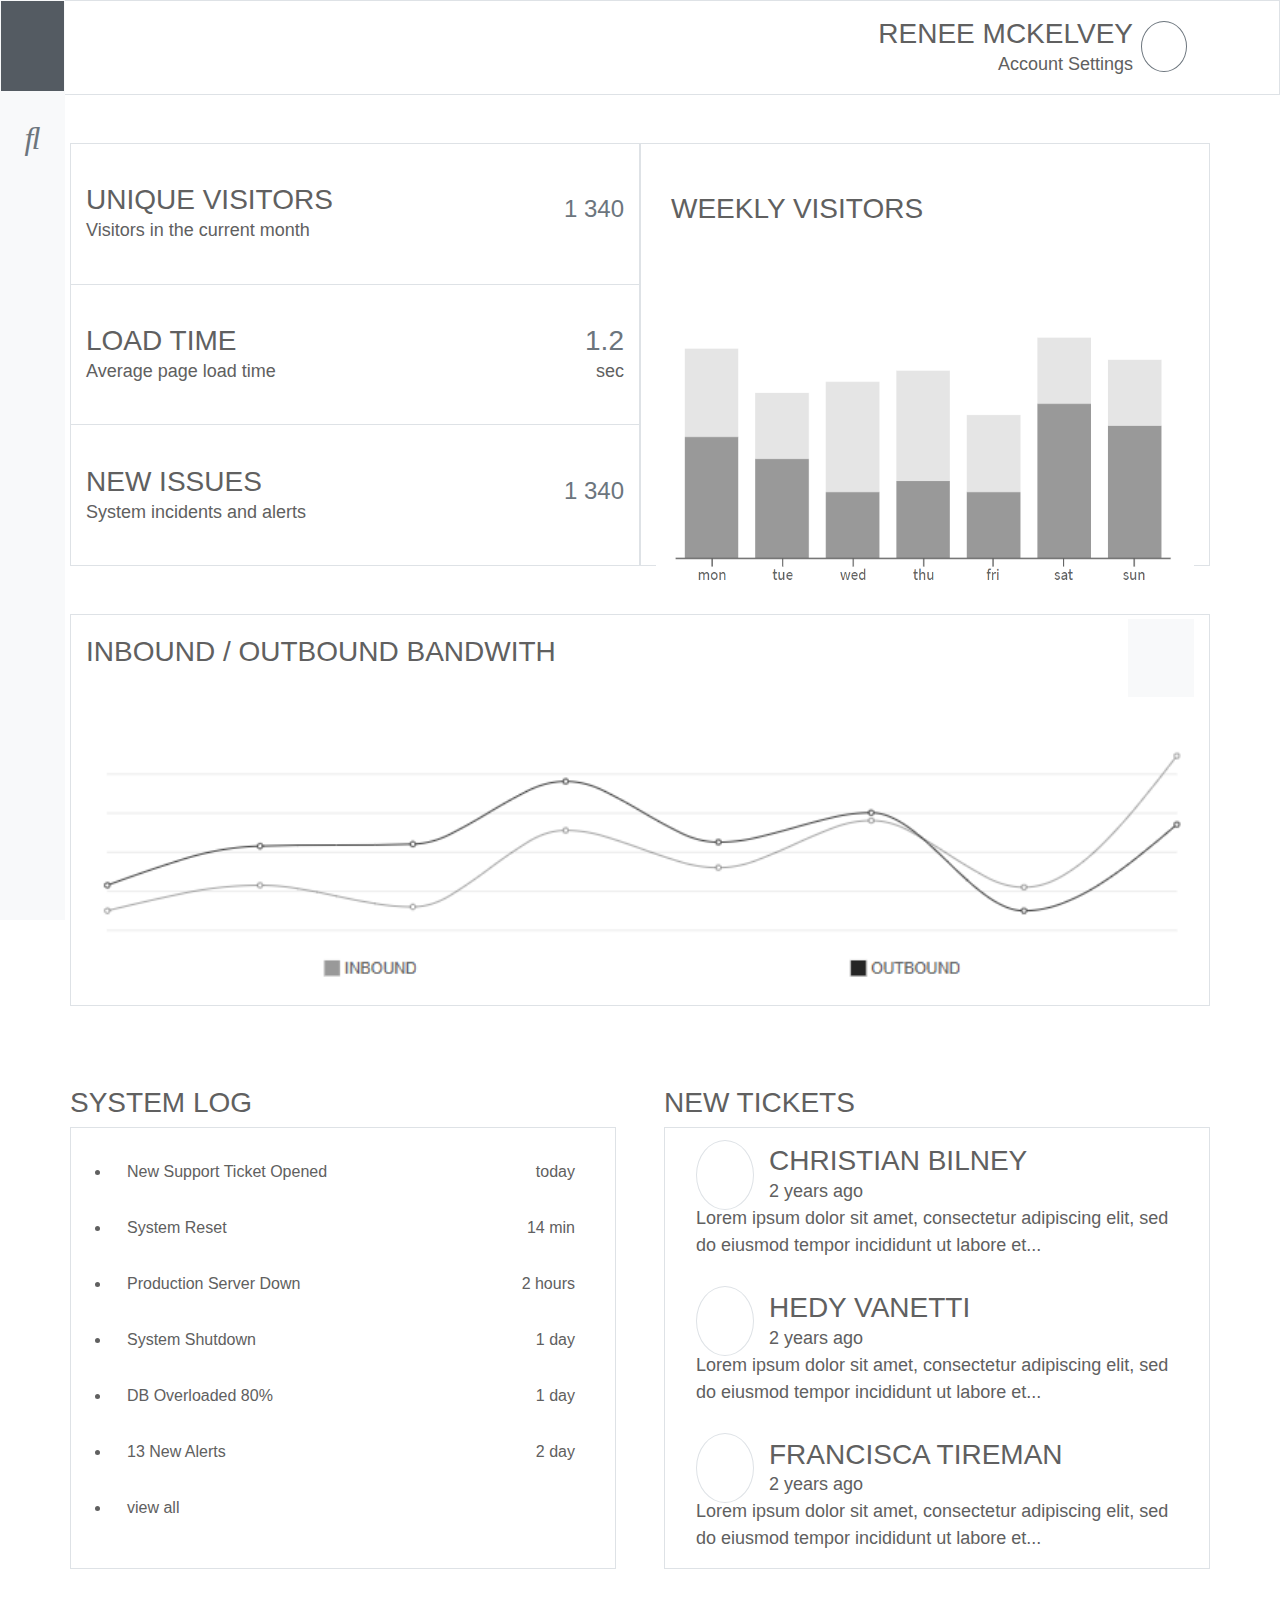
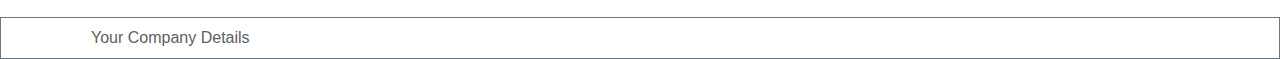
<file: visitors.html.html>
<head>
    <link rel="stylesheet" href="https://stackpath.bootstrapcdn.com/bootstrap/4.3.1/css/bootstrap.min.css"
        integrity="sha384-ggOyR0iXCbMQv3Xipma34MD+dH/1fQ784/j6cY/iJTQUOhcWr7x9JvoRxT2MZw1T" crossorigin="anonymous">
    <script src="https://code.jquery.com/jquery-3.2.1.slim.min.js"
        integrity="sha384-KJ3o2DKtIkvYIK3UENzmM7KCkRr/rE9/Qpg6aAZGJwFDMVNA/GpGFF93hXpG5KkN"
        crossorigin="anonymous"></script>
    <script src="https://cdnjs.cloudflare.com/ajax/libs/popper.js/1.12.9/umd/popper.min.js"
        integrity="sha384-ApNbgh9B+Y1QKtv3Rn7W3mgPxhU9K/ScQsAP7hUibX39j7fakFPskvXusvfa0b4Q"
        crossorigin="anonymous"></script>
    <script src="https://maxcdn.bootstrapcdn.com/bootstrap/4.0.0/js/bootstrap.min.js"
        integrity="sha384-JZR6Spejh4U02d8jOt6vLEHfe/JQGiRRSQQxSfFWpi1MquVdAyjUar5+76PVCmYl"
        crossorigin="anonymous"></script>

    <link rel="stylesheet" href="https://use.fontawesome.com/releases/v5.7.0/css/all.css"
        integrity="sha384-lZN37f5QGtY3VHgisS14W3ExzMWZxybE1SJSEsQp9S+oqd12jhcu+A56Ebc1zFSJ" crossorigin="anonymous">
    <link href="https://cdnjs.cloudflare.com/ajax/libs/font-awesome/4.7.0/css/font-awesome.min.css" rel="stylesheet" />

    <script src="https://ajax.googleapis.com/ajax/libs/jquery/3.5.1/jquery.min.js"></script>
    <link rel="stylesheet" href="styles/style.css">
    <script src="js/sidebar.js"></script>
	<meta name="viewport" content="width=device-width, initial-scale=1.0">

  <script src="https://ajax.googleapis.com/ajax/libs/jquery/3.5.1/jquery.min.js"></script>
  <script src="https://maxcdn.bootstrapcdn.com/bootstrap/3.4.1/js/bootstrap.min.js"></script>

</head>

<body>
    <div class="d-flex flex-row">
        <div class="position-relative bg-light d-none d-lg-block"id="navDiv" >
		 <div class="d-flex flex-column sidebar position-absolute h-100 ">
                <div class="d-flex flex-row ">
                    <div id="menuIcon">
                        <button class=" bg-secondary border border-light h-100 w-100 " type="button" id="toggle-button">
                            <i class="fas fa-bars fa-2x text-white "></i>
                        </button>
                    </div>
                    <div class="nav_name d-none bg-secondary">
                        <div id="natureIcon" class="pl-5 d-flex">
                            <i class="fas fa-mountain fa-2x text-white my-auto"></i>
                        </div>
                    </div>
                    <div class="headerNutureIcon">
                        <div id="natureIcon" class="ml-5 mr-5 d-flex w-100">
                            <i class="fas fa-mountain fa-2x text-secondary my-auto"></i>
                        </div>
                    </div>

                </div>

                <div class="d-flex flex-row ">
                    <div id="iconDiv" class="searchIcon">
                        <button class=" bg-light border border-light h-100 w-100 " type="button" id="toggle-button">
                            <i class="fas fa-search fa-2x text-secondary "></i>
                        </button>
                    </div>
                </div>

                <div class="d-none" id="searchInput">
                    <div class="searchInput bg-light d-flex">
                        <div class="form-group align-self-center  w-100 pr-3 pl-3  my-auto">
                            <input class="form-control form-control-lg" type="text"
                                placeholder="&#xF002;&nbsp; Search..." aria-label="Search" id="placeholderIcon">
                        </div>
                    </div>
                </div>


                <div class="d-flex flex-row ">
                    <div id="iconDiv">
                        <button class=" bg-light border border-light h-100 w-100 " type="button" id="toggle-button">
                            <i class="fas fa-home fa-2x text-secondary "></i>
                        </button>
                    </div>
                    <div class="nav_name d-none bg-light">
                        <div class="d-flex h-100">
                            <div class="my-auto">
                                <a href="index.html" class="my-auto text-secondary ">
                                    <h2 class="pl-4 m-0 text-uppercase">Dashboard</h2>
                                </a>
                            </div>
                        </div>
                    </div>
                </div>
                <div class="d-flex flex-row ">
                    <div id="iconDiv">
                        <button class=" bg-light border border-light h-100 w-100" type="button" id="toggle-button">
                            <i class="fas fa-file fa-2x text-secondary "></i>
                        </button>
                    </div>
                    <div class="nav_name d-none bg-light">
                        <div class="d-flex h-100">
                            <div class="my-auto">
                                <a href="index.html" class="my-auto text-secondary ">
                                    <h2 class="pl-4 m-0 text-uppercase">Resport</h2>
                                </a>
                            </div>
                        </div>
                    </div>
                </div>
                <div class="d-flex flex-row ">
                    <div id="iconDiv">
                        <button class=" bg-light border border-light h-100 w-100" type="button" id="toggle-button">
                            <i class="fas fa-chart-bar fa-2x text-secondary "></i>
                        </button>
                    </div>
                    <div class="nav_name d-none bg-light">
                        <div class="d-flex h-100">
                            <div class="my-auto">
                                <a href="index.html" class="my-auto text-secondary ">
                                    <h2 class="pl-4 m-0 text-uppercase">Analytics</h2>
                                </a>
                            </div>
                        </div>
                    </div>
                </div>
                <div class="d-flex flex-row ">
                    <div id="iconDiv">
                        <button class=" bg-light border border-light h-100 w-100" type="button" id="toggle-button">
                            <i class="fas fa-inbox fa-2x text-secondary "></i>
                        </button>
                    </div>
                    <div class="nav_name d-none bg-light">
                        <div class="d-flex h-100">
                            <div class="my-auto">
                                <a href="index.html" class="my-auto text-secondary ">
                                    <h2 class="pl-4 m-0 text-uppercase">Inbox</h2>
                                </a>
                            </div>
                        </div>
                    </div>
                </div>
                <div class="d-flex flex-row ">
                    <div id="iconDiv">
                        <button class=" bg-light border border-light h-100 w-100" type="button" id="toggle-button">
                            <i class="fas fa-file-image fa-2x text-secondary "></i>
                        </button>
                    </div>
                    <div class="nav_name d-none bg-light">
                        <div class="d-flex h-100">
                            <div class="my-auto">
                                <a href="index.html" class="my-auto text-secondary ">
                                    <h2 class="pl-4 m-0  text-uppercase">Media</h2>
                                </a>
                            </div>
                        </div>
                    </div>
                </div>
                <div class="d-flex flex-row ">
                    <div id="iconDiv">
                        <button class=" bg-light border border-light h-100 w-100" type="button" id="toggle-button">
                            <i class="fas fa-calendar-minus fa-2x text-secondary "></i>
                        </button>
                    </div>
                    <div class="nav_name d-none bg-light">
                        <div class="d-flex h-100">
                            <div class="my-auto">
                                <a href="index.html" class="my-auto text-secondary ">
                                    <h2 class="pl-4 m-0  text-uppercase">Calendar</h2>
                                </a>
                            </div>
                        </div>
                    </div>
                </div>
                <div class="d-flex flex-row ">
                    <div id="iconDiv">
                        <button class=" bg-light border border-light h-100 w-100" type="button" id="toggle-button">
                            <i class="fas fa-users fa-2x text-secondary "></i>
                        </button>
                    </div>
                    <div class="nav_name d-none bg-light">
                        <div class="d-flex h-100">
                            <div class="my-auto">
                                <a href="index.html" class="my-auto text-secondary ">
                                    <h2 class="pl-4 m-0 text-uppercase">Users</h2>
                                </a>
                            </div>
                        </div>
                    </div>
                </div>
                <div class="d-flex flex-row ">
                    <div id="iconDiv">
                        <button class=" bg-light border border-light h-100 w-100" type="button" id="toggle-button">
                            <i class="fas fa-cog fa-2x text-secondary "></i>
                        </button>
                    </div>
                    <div class="nav_name d-none bg-light">
                        <div class="d-flex h-100">
                            <div class="my-auto">
                                <a href="index.html" class="my-auto text-secondary ">
                                    <h2 class="pl-4 m-0  text-uppercase">Settings</h2>
                                </a>
                            </div>
                        </div>
                    </div>
                </div>
            </div>
        </div>
        <div class="flex-grow-1 ">
		      <header class=" border d-flex">
                <div class="container">
                    <div class="row ">
                        <div class="col-12 col-md-6 col-lg-4 offset-md-6 offset-lg-8 ">
                            <div class=" mr-2 ml-2 pt-3 pb-3 d-flex flex-row-reverse align-items-center">
                                <div class=" mr-0 pl-2">
                                    <span class="glyphicon glyphicon-envelope">
                                        <i class="fas fa-user fa-1x text-secondary border border-secondary p-3 rounded-circle"></i>
                                    </span>
                                </div>
								  <div>
                                    <h3 class="mb-0 text-right text-uppercase">Renee Mckelvey</h3>
                                    <p class="p-0 m-0 font-weight-light float-right">Account Settings</p>
                                </div>
								<div class=" mr-auto d-lg-none position-relative" >
										<nav class="navbar navbar-expand-lg navbar-light bg-light position-absolute p-0" style="z-index:1">
										<button class="navbar-toggler" type="button" data-toggle="collapse" data-target="#navbarNavDropdown" aria-controls="navbarNavDropdown" aria-expanded="false" aria-label="Toggle navigation">
													<span class="navbar-toggler-icon"></span>
										</button>
									  <div class="collapse navbar-collapse" id="navbarNavDropdown">
										<ul class="navbar-nav">
										  <li class="nav-item active">
											<a class="nav-link text-uppercase" href="#">Dashboard <span class="sr-only">(current)</span></a>
										  </li>
										  <li class="nav-item">
											<a class="nav-link text-uppercase" href="visitors.html">Reports</a>
										  </li>
										  <li class="nav-item">
											<a class="nav-link text-uppercase" href="#">Analytics</a>
										  </li>
										    <li class="nav-item">
											<a class="nav-link text-uppercase" href="#">Inbox</a>
										  </li>
										    <li class="nav-item">
											<a class="nav-link text-uppercase" href="#">Media</a>
										  </li>
										  </li>
										    <li class="nav-item">
											<a class="nav-link text-uppercase" href="#">Calendar</a>
										  </li>
										  </li>
										    <li class="nav-item">
											<a class="nav-link text-uppercase" href="newUser.html">Users</a>
										  </li>
										  </li>
										    <li class="nav-item">
											<a class="nav-link text-uppercase" href="#">Settings</a>
										  </li>
										  
										</ul>
									  </div>
									</nav>
                                </div>
                            </div>
                        </div>
                    </div>
                </div>
            </header>
            <div class="container">
		 <div class="row mt-lg-5">
                     <div class="col-lg-6 col-12 m-0 p-0 d-flex flex-column">
                        <div class="border flex-grow-1 pt-3 pb-3">
                            <div class="container py-0">
                                <div class="row h-100">
                                    <div class="col-8 my-auto">
                                        <h3 class="mb-0  text-uppercase">Unique Visitors</h3>
                                        <p class="p-0 m-0 font-weight-light">Visitors in the current month</p>
                                    </div>
                                    <div class="col-4  my-auto text-right">
                                        <h4 class="text-secondary">1 340</h4>
                                    </div>
                                </div>
                            </div>
                        </div>
                        <div class="border-left border-right flex-grow-1  pt-3 pb-3">
                            <div class="container">
                                <div class="row h-100">
                                    <div class="col-8 my-auto">
                                        <h3 class="mb-0  text-uppercase">Load Time</h3>
                                        <p class="p-0 m-0 font-weight-light">Average page load time</p>
                                    </div>
                                    <div class="col-4  my-auto text-right ">
                                        <h3 class="mb-0 text-secondary">1.2</h3>
                                        <p class="p-0 m-0 font-weight-light">sec</p>
                                    </div>
                                </div>
                            </div>
                        </div>
                        <div class="border flex-grow-1  pt-3 pb-3">
                            <div class="container ">
                                <div class="row h-100">
                                    <div class="col-8 my-auto">
                                        <h3 class="mb-0  text-uppercase">New Issues</h3>
                                        <p class="p-0 m-0 font-weight-light">System incidents and alerts</p>
                                    </div>
                                    <div class="col-4  my-auto text-right">
                                        <h4 class="text-secondary">1 340</h4>
                                    </div>
                                </div>
                            </div>
                        </div>
                    </div>
				    <div class="col-lg-6 col-12 border">
                        <div class="container ">
                            <div class="row pt-5 pb-5">
                                <div class="col-8 my-auto">
                                    <h3 class="mb-0 text-uppercase">Weekly Visitors</h3>
                                </div>
                            </div>
                            <div class="row h-75">
                                <img src="images/image4.png" class="w-100 " alt="Image">
                            </div>

                        </div>
                    </div>
                </div>
                <div class="row mt-5 border-top border-left border-right pt-1">
				    <div class="col-auto mr-auto ">
                        <h3 class="pt-3 text-uppercase">Inbound / Outbound Bandwith</h3>
                    </div>
                    <div class="col-auto">
                        <div class="bg-light float-right p-2">
                            <button class="btn bg-light text-secondary"><i class="fas fa-cog fa-2x"></i></button>
                        </div>
                    </div>
                </div>
                <div class="row border-bottom border-left border-right">
                    <div class="col-md-12">
                        <img src="images/image5.png" class="w-100 " alt="Image">
                    </div>
                </div>
				
				 <div class="row mt-5 mb-5">
                    <div class="col-12 col-lg-6 pr-lg-4 p-0 d-flex flex-column mt-2">
                        <div>
                            <h3 class="pt-4 text-uppercase">System Log</h3>
                        </div>
                        <div class=" flex-grow-1 border">

                            <ul class="pt-3">
                                <li class="p-3">New Support Ticket Opened <span class="float-right pr-4">today</span>
                                </li>
                                <li class="p-3">System Reset<span class="float-right pr-4">14 min</span></li>
                                <li class="p-3">Production Server Down<span class="float-right pr-4">2 hours</span></li>
                                <li class="p-3">System Shutdown<span class="float-right pr-4">1 day</span></li>
                                <li class="p-3">DB Overloaded 80%<span class="float-right pr-4">1 day</span></li>
                                <li class="p-3">13 New Alerts<span class="float-right pr-4">2 day</span></li>
                                <li class="p-3">view all</li>
                            </ul>
                        </div>
                    </div>
					  <div class="col-12 col-lg-6 pl-lg-4 p-0 d-flex flex-column mt-2">
                        <div>
                            <h3 class="pt-4 text-uppercase">New Tickets</h3>
                        </div>
                        <div class="border  flex-grow-1">
							<div class="flex-column d-flex h-100">
                                <div class="d-flex h-100 p-3">
                                    <div class="container align-self-center">
                                        <div class="row ">
                                            <div class="col-auto  my-auto text-right ">
                                                <span class="glyphicon glyphicon-envelope">
                                                    <i
                                                        class="fas fa-user fa-2x text-secondary border p-3 rounded-circle"></i>
                                                </span>
                                            </div>
                                            <div class="col-auto pl-0">
                                                <h3 class="mb-0 text-left  text-uppercase ">Christian Bilney</h3>
                                                <p class="p-0 m-0 font-weight-light text-left">2 years ago</p>
                                            </div>
                                        </div>
                                        <div class="row">
                                            <div class="col-12">
                                                <p class="m-0">
                                                    Lorem ipsum dolor sit amet, consectetur adipiscing elit, sed do
                                                    eiusmod tempor
                                                    incididunt ut labore et...
                                                </p>
                                            </div>
                                        </div>
                                    </div>
                                </div>
                                <div class="d-flex h-100 p-3">
                                    <div class="container align-self-center">
                                        <div class="row ">
                                            <div class="col-auto  my-auto text-right ">
                                                <span class="glyphicon glyphicon-envelope">
                                                    <i
                                                        class="fas fa-user fa-2x text-secondary border p-3 rounded-circle"></i>
                                                </span>
                                            </div>
                                            <div class="col-auto pl-0">
                                                <h3 class="mb-0 text-left  text-uppercase">Hedy Vanetti</h3>
                                                <p class="p-0 m-0 font-weight-light text-left">2 years ago</p>
                                            </div>
                                        </div>
                                        <div class="row">
                                            <div class="col-12">
                                                <p class="m-0">
                                                    Lorem ipsum dolor sit amet, consectetur adipiscing elit, sed do
                                                    eiusmod tempor
                                                    incididunt ut labore et...
                                                </p>
                                            </div>
                                        </div>
                                    </div>
                                </div>
                                <div class="d-flex h-100 p-3">
                                    <div class="container align-self-center">
                                        <div class="row vertical-center-row">
                                            <div class="col-auto  my-auto text-right ">
                                                <span class="glyphicon glyphicon-envelope">
                                                    <i
                                                        class="fas fa-user fa-2x text-secondary border p-3 rounded-circle"></i>
                                                </span>
                                            </div>
                                            <div class="col-auto pl-0">
                                                <h3 class="mb-0 text-left  text-uppercase">Francisca Tireman</h3>
                                                <p class="p-0 m-0 font-weight-light text-left">2 years ago</p>
                                            </div>
                                        </div>
                                        <div class="row vertical-center-row">
                                            <div class="col-md-12">
                                                <p class="m-0">
                                                    Lorem ipsum dolor sit amet, consectetur adipiscing elit, sed do
                                                    eiusmod tempor
                                                    incididunt ut labore et...
                                                </p>
                                            </div>
                                        </div>
                                    </div>
                                </div>
                            </div>
                        </div>
                    </div>
				</div>
			</div>
           </div>
        </div>
    </div>

<div class="footer border-secondary border border-secondary pt-2 pb-2">
    <div class="container-fluid">
        <div class="row ">
            <div class="col-auto  pl-5 my-auto">
                <span class="glyphicon glyphicon-envelope">
                    <i class="fas fa-copyright fa-1x text-secondary"></i>
                </span>
            </div>
            <div class="col-md-auto align-self-center">
                Your Company Details
            </div>
        </div>
    </div>
</div>
</body>
</file>
<file: styles/style.css>
body{
    color:#606060;
    
 }
 
 p{
     font-size: 18px;
     font-family: 'Source Sans Pro', sans-serif;
     font-weight:lighter; 
 }
 
 h2, h4,h3 { 
     font-family: 'Lato', sans-serif;
 }
 
 #tableText{
     font-size: 16px;
 }

 .table{
     color:#606060;
 }
 
 #iconDiv{
     width:65px;
     height: 92px;
     text-align: center;
 }
 
 #menuIcon, #natureIcon{
     width: 65px;
     height: 92px;
 }
 
 
 .sidebar{
     width:465px;
     z-index: 1;
 }
 
 
 .nav_name{
     width:400px;
     height: 92px;
     background-color: cadetblue;
 }
 
 .searchInput{
     width:465px;
     height: 92px;
 }
 
 .headerIcons{
     width:465px;
     height: 92px;
 }
 
 #navbarDiv{
     width:65px;
 }
 #placeholderIcon{
     font-family: FontAwesome;
     font-size: 22px;
 }
 
 tr{
     height: 90px;
 }
 
@media screen and (device-aspect-ratio: 375/667)
 {
	 h3{
	 font-size:18px
	 }
	 
	 p{
		 font-size:16px;
	 }
 }
</file>
